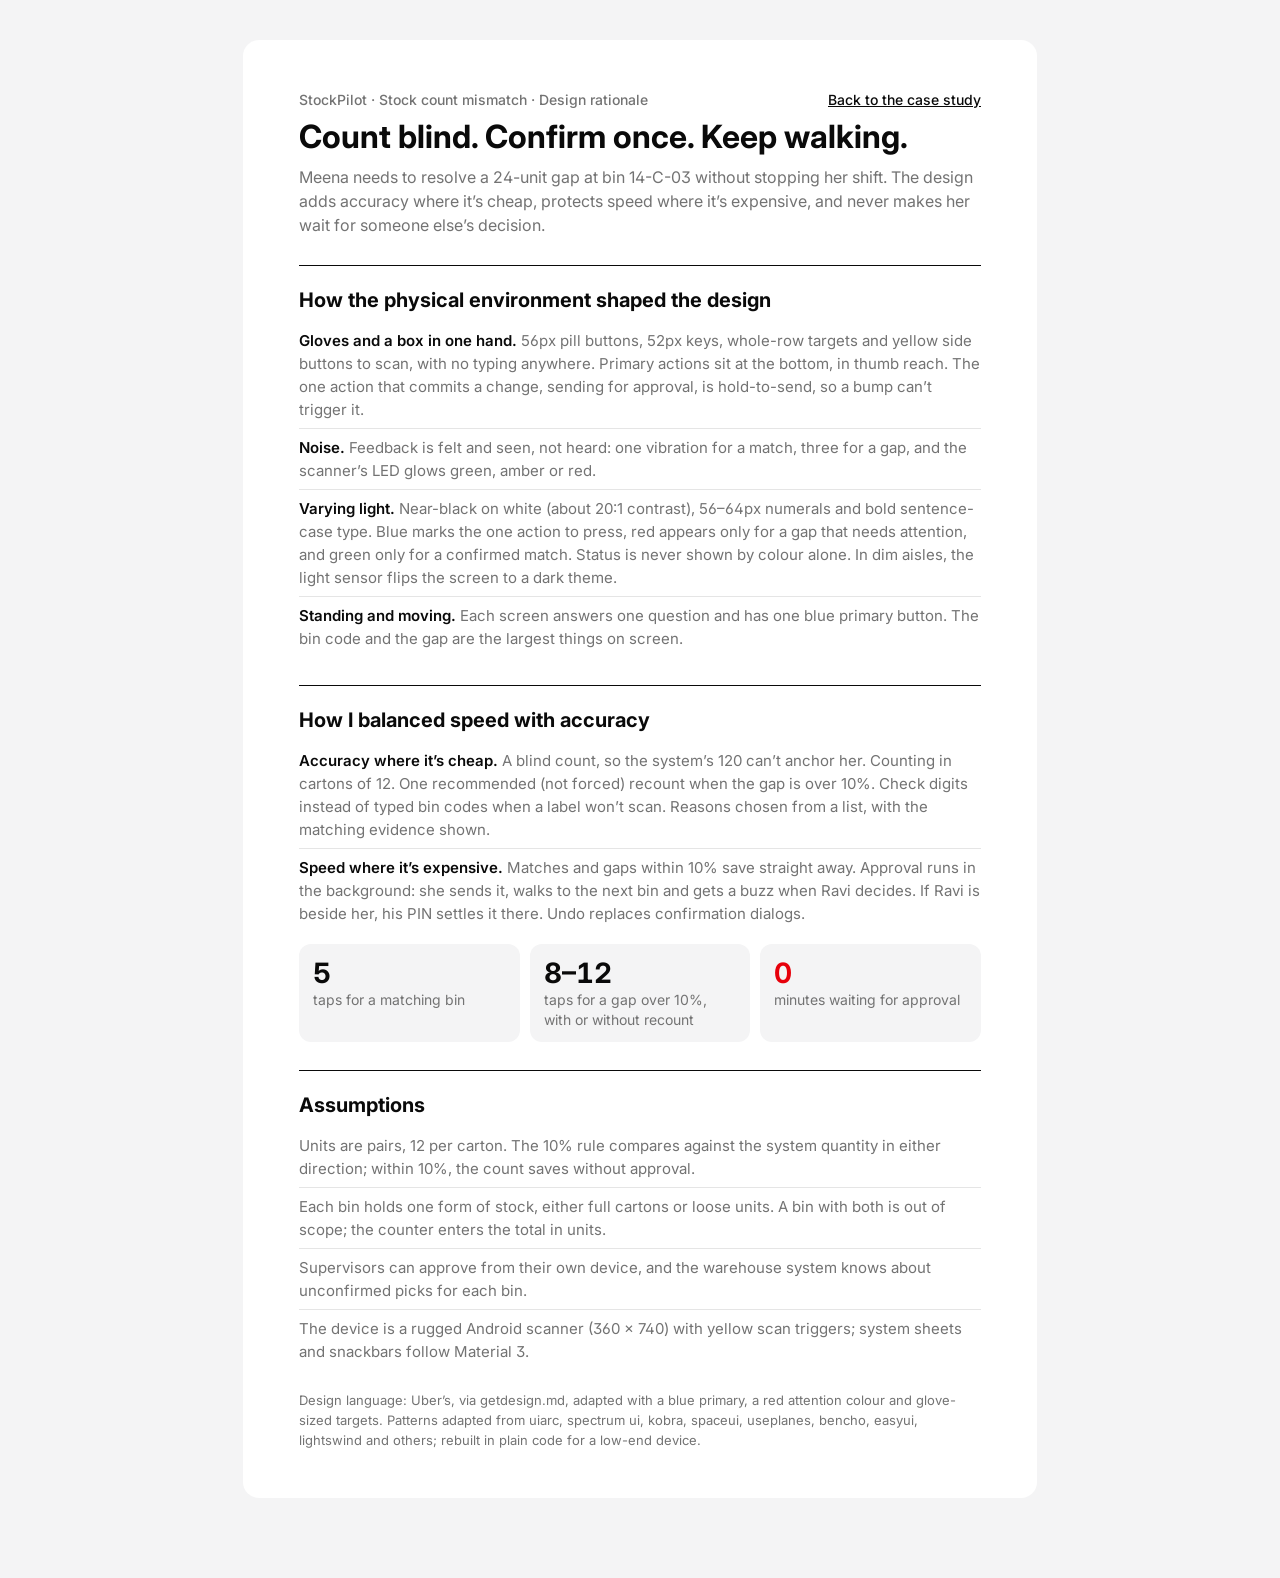
<file: doc.html>
<!doctype html>
<html lang="en">
<head>
<meta charset="utf-8">
<meta name="viewport" content="width=device-width,initial-scale=1">
<meta name="color-scheme" content="light">
<link rel="stylesheet" href="theme.css">
<title>StockPilot Design Rationale</title>
<link rel="preconnect" href="https://fonts.googleapis.com">
<link rel="preconnect" href="https://fonts.gstatic.com" crossorigin>
<link href="https://fonts.googleapis.com/css2?family=Inter:wght@400..700&display=swap" rel="stylesheet">
<style>
*{box-sizing:border-box;margin:0;padding:0}
body{background:var(--desk);color:var(--ink);font:15px/23px Inter,system-ui,sans-serif;font-feature-settings:"ss01" 1;-webkit-font-smoothing:antialiased;padding:40px 16px 80px}
.page{max-width:794px;margin:0 auto;background:var(--paper);border-radius:16px;padding:48px 56px}
.top{display:flex;justify-content:space-between;align-items:baseline;gap:16px;flex-wrap:wrap}
.k{font-size:14px;font-weight:500;color:var(--body)}
.back{font-size:14px;font-weight:500;color:var(--ink)}
h1{font-size:32px;line-height:40px;font-weight:700;margin:6px 0 8px}
.lede{color:var(--body);font-size:16px;line-height:24px}
h2{font-size:20px;line-height:28px;font-weight:700;margin:28px 0 8px;padding-top:20px;border-top:1px solid var(--ink)}
ul{list-style:none}
li{padding:7px 0;border-bottom:1px solid var(--line);color:var(--body)}
li:last-child{border-bottom:0}
li b{color:var(--ink);font-weight:600}
.nums{display:grid;grid-template-columns:repeat(3,1fr);gap:10px;margin-top:12px}
.nums div{background:var(--soft);border-radius:12px;padding:12px 14px;font-size:14px;line-height:20px;color:var(--body)}
.nums b{display:block;font-size:28px;line-height:34px;font-weight:700;color:var(--ink);font-variant-numeric:tabular-nums}
.nums b.a{color:var(--accent)}
.foot{margin-top:20px;font-size:13px;line-height:20px;color:var(--body)}
@media (max-width:640px){.page{padding:28px 20px}.nums{grid-template-columns:1fr}}
@page{size:A4;margin:12mm}
@media print{body{background:#fff;padding:0;font-size:12.5px;line-height:18px}.page{padding:0;max-width:none;border-radius:0}.back{display:none}h1{font-size:24px;line-height:30px}.lede{font-size:13px;line-height:19px}h2{font-size:15px;line-height:20px;margin:14px 0 4px;padding-top:10px}li{padding:4px 0}.nums{margin-top:8px}.nums div{padding:8px 10px;font-size:12px;line-height:16px;-webkit-print-color-adjust:exact;print-color-adjust:exact}.nums b{font-size:20px;line-height:26px}.foot{font-size:11px;line-height:15px;margin-top:10px}}
</style>
</head>
<body>
<div class="page">
  <div class="top"><p class="k">StockPilot · Stock count mismatch · Design rationale</p><a class="back" href="index.html">Back to the case study</a></div>
  <h1>Count blind. Confirm once. Keep walking.</h1>
  <p class="lede">Meena needs to resolve a 24-unit gap at bin 14-C-03 without stopping her shift. The design adds accuracy where it’s cheap, protects speed where it’s expensive, and never makes her wait for someone else’s decision.</p>

  <h2>How the physical environment shaped the design</h2>
  <ul>
    <li><b>Gloves and a box in one hand.</b> 56px pill buttons, 52px keys, whole-row targets and yellow side buttons to scan, with no typing anywhere. Primary actions sit at the bottom, in thumb reach. The one action that commits a change, sending for approval, is hold-to-send, so a bump can’t trigger it.</li>
    <li><b>Noise.</b> Feedback is felt and seen, not heard: one vibration for a match, three for a gap, and the scanner’s LED glows green, amber or red.</li>
    <li><b>Varying light.</b> Near-black on white (about 20:1 contrast), 56–64px numerals and bold sentence-case type. Blue marks the one action to press, red appears only for a gap that needs attention, and green only for a confirmed match. Status is never shown by colour alone. In dim aisles, the light sensor flips the screen to a dark theme.</li>
    <li><b>Standing and moving.</b> Each screen answers one question and has one blue primary button. The bin code and the gap are the largest things on screen.</li>
  </ul>

  <h2>How I balanced speed with accuracy</h2>
  <ul>
    <li><b>Accuracy where it’s cheap.</b> A blind count, so the system’s 120 can’t anchor her. Counting in cartons of 12. One recommended (not forced) recount when the gap is over 10%. Check digits instead of typed bin codes when a label won’t scan. Reasons chosen from a list, with the matching evidence shown.</li>
    <li><b>Speed where it’s expensive.</b> Matches and gaps within 10% save straight away. Approval runs in the background: she sends it, walks to the next bin and gets a buzz when Ravi decides. If Ravi is beside her, his PIN settles it there. Undo replaces confirmation dialogs.</li>
  </ul>
  <div class="nums">
    <div><b>5</b>taps for a matching bin</div>
    <div><b>8–12</b>taps for a gap over 10%, with or without recount</div>
    <div><b class="a">0</b>minutes waiting for approval</div>
  </div>

  <h2>Assumptions</h2>
  <ul>
    <li>Units are pairs, 12 per carton. The 10% rule compares against the system quantity in either direction; within 10%, the count saves without approval.</li>
    <li>Each bin holds one form of stock, either full cartons or loose units. A bin with both is out of scope; the counter enters the total in units.</li>
    <li>Supervisors can approve from their own device, and the warehouse system knows about unconfirmed picks for each bin.</li>
    <li>The device is a rugged Android scanner (360 × 740) with yellow scan triggers; system sheets and snackbars follow Material 3.</li>
  </ul>
  <p class="foot">Design language: Uber’s, via getdesign.md, adapted with a blue primary, a red attention colour and glove-sized targets. Patterns adapted from uiarc, spectrum ui, kobra, spaceui, useplanes, bencho, easyui, lightswind and others; rebuilt in plain code for a low-end device.</p>
</div>
</body>
</html>
</file>
<file: theme.css>
/* Page tokens (shadcn neutral + blue). Pages stay light; only the handheld app has a dark (dim aisle) theme. */
:root{
  --ink:#0a0a0a;--body:#737373;--mute:#a1a1a1;--canvas:#ffffff;--soft:#f4f4f5;--softer:#f5f5f5;--pressed:#e5e5e5;--line:#e5e5e5;
  --accent:#e7000b;--primary:#1447e6;--on-primary:#eff6ff;--on-ink:#ffffff;--ring:#a1a1a1;
  --nav-bg:rgba(255,255,255,.94);--band:#0a0a0a;--band-fg:#ffffff;--band-body:#d4d4d4;--paper:#ffffff;--desk:#f4f4f5;
  color-scheme:light;
}
</file>
